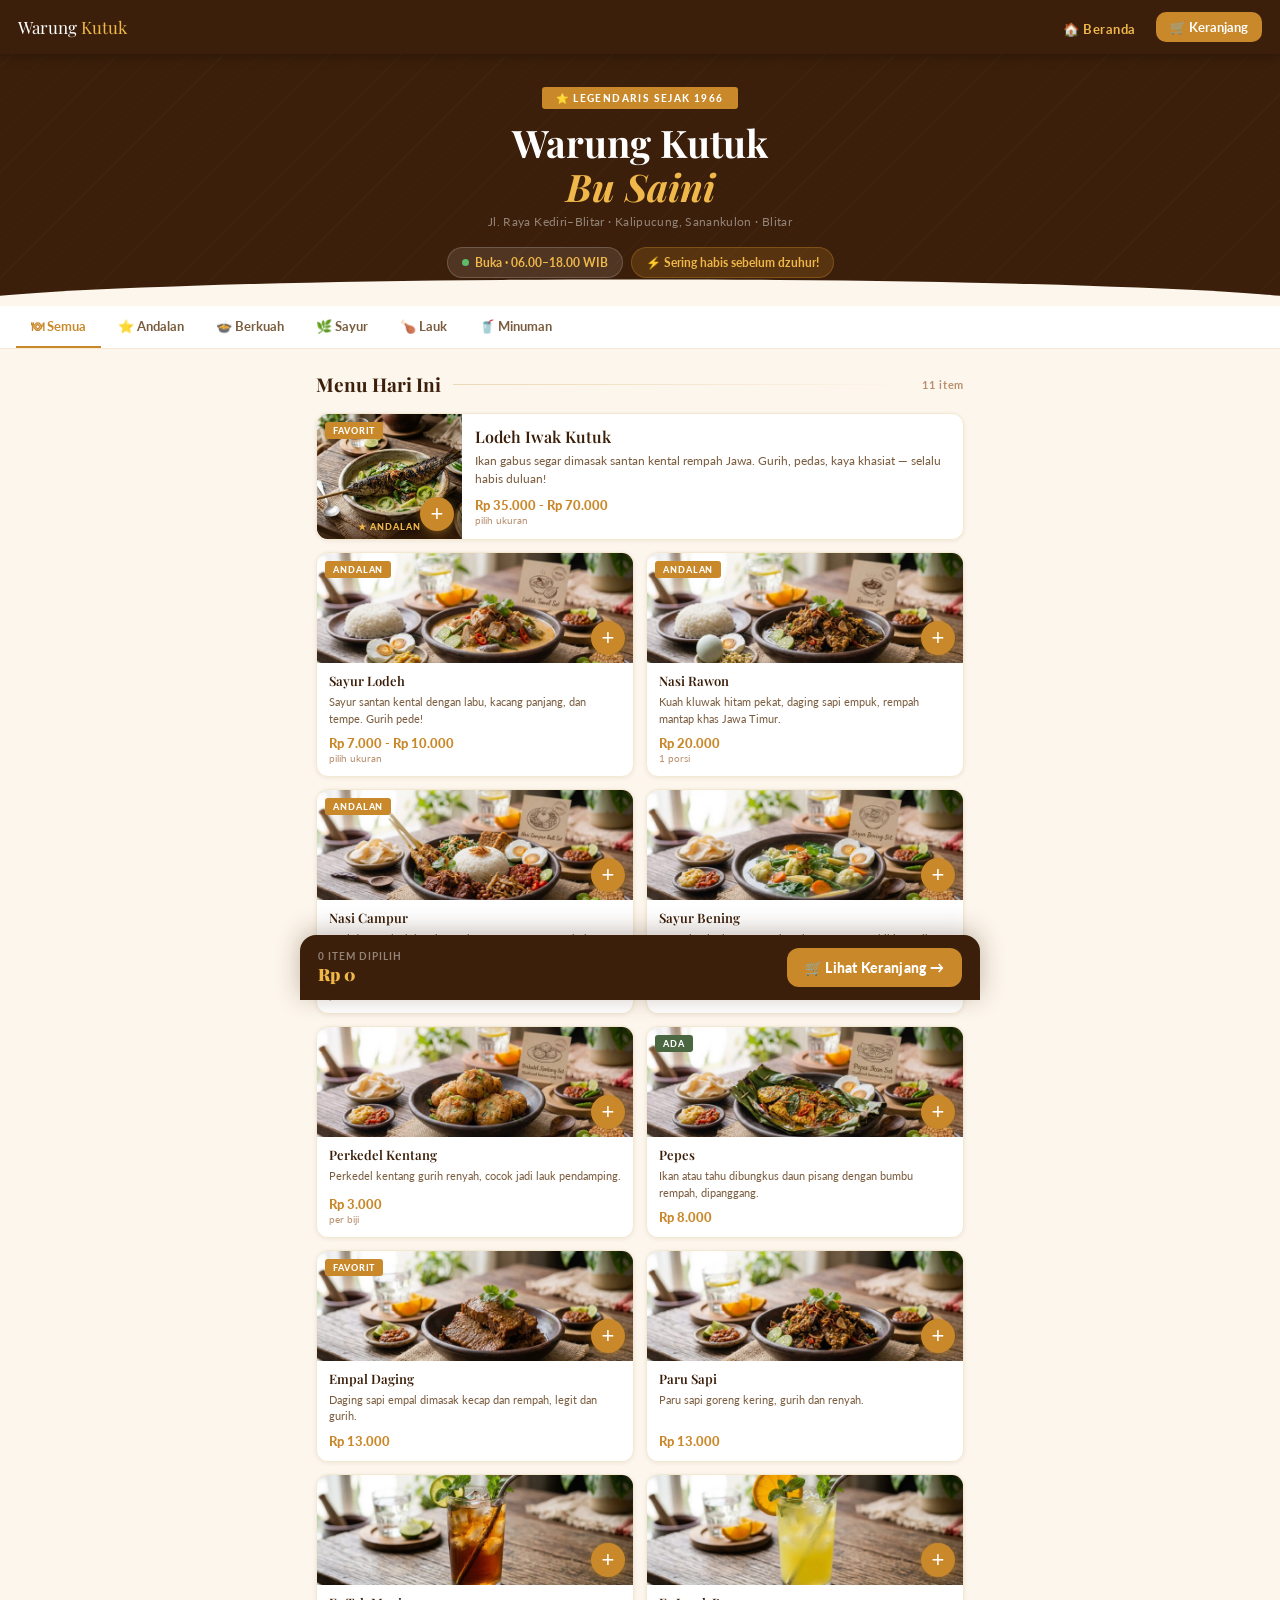
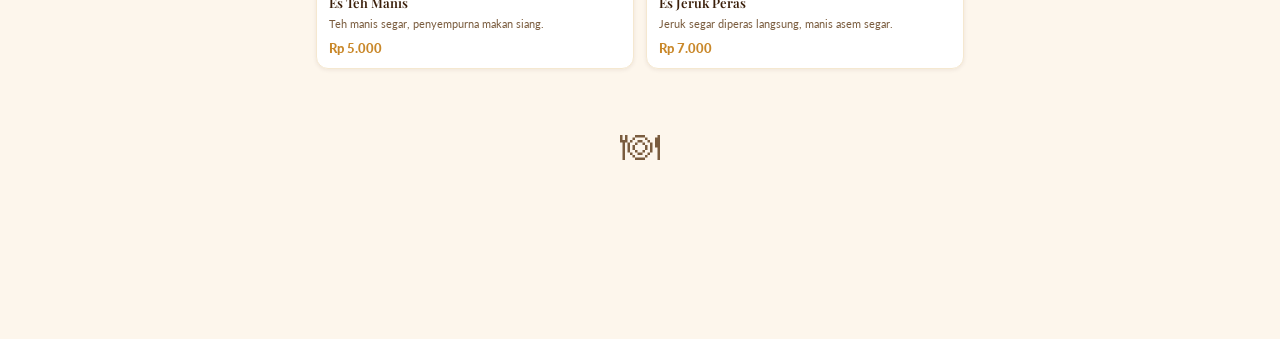
<file: menu+keranjang.html>
<!DOCTYPE html>
<html lang="id">
<head>
  <meta charset="UTF-8" />
  <meta name="viewport" content="width=device-width, initial-scale=1.0" />
  <title>Warung Kutuk Bu Saini</title>
  <link rel="preconnect" href="https://fonts.googleapis.com" />
  <link rel="preconnect" href="https://fonts.gstatic.com" crossorigin />
  <link href="https://fonts.googleapis.com/css2?family=Playfair+Display:ital,wght@0,600;0,700;1,400;1,600&family=Lato:wght@300;400;700;900&display=swap" rel="stylesheet" />
  <style>
    /* ══ TOKENS ══ */
    :root {
      --coklat:       #3B1F0A;
      --coklat-mid:   #6B3A1F;
      --coklat-light: #9B6347;
      --kunyit:       #C9882A;
      --kunyit-light: #F0B84A;
      --kunyit-pale:  #FDE8BB;
      --krem:         #FDF6EC;
      --krem-dark:    #F5E8D0;
      --krem-darker:  #EDD8B4;
      --hijau:        #4A6741;
      --merah:        #C0392B;
      --text:         #2A1508;
      --text-muted:   #7A5C3E;
      --text-light:   #B89070;
      --white:        #FFFFFF;
      --sh-sm: 0 1px 4px rgba(59,31,10,.08);
      --sh-md: 0 4px 16px rgba(59,31,10,.12);
      --sh-lg: 0 8px 32px rgba(59,31,10,.18);
      --r-md: 12px; --r-lg: 16px;
    }

    *, *::before, *::after { box-sizing: border-box; margin: 0; padding: 0; }
    html { scroll-behavior: smooth; }
    body {
      font-family: 'Lato', sans-serif;
      background: var(--krem);
      color: var(--text);
      min-height: 100vh;
      -webkit-font-smoothing: antialiased;
    }

    /* ══ VIEWS ══ */
    .view { display: none; min-height: 100vh; }
    .view.active { display: block; }

    /* ══ NAVBAR ══ */
    .navbar {
      position: sticky; top: 0; z-index: 100;
      background: var(--coklat);
      display: flex; align-items: center; justify-content: space-between;
      padding: 0 18px; height: 54px;
      box-shadow: 0 2px 12px rgba(0,0,0,.28);
    }
    .navbar-brand {
      font-family: 'Playfair Display', serif;
      font-size: 17px; color: var(--white); text-decoration: none;
      cursor: pointer;
    }
    .navbar-brand span { color: var(--kunyit-light); }

    .navbar-links {
      display: flex;
      gap: 6px;
      list-style: none;
      align-items: center;
    }

    .navbar-links a {
      color: rgba(255, 255, 255, .65);
      font-size: 13px;
      font-weight: 700;
      text-decoration: none;
      letter-spacing: .04em;
      padding: 7px 14px;
      border-radius: 6px;
      transition: color .2s, background .2s;
    }

    .navbar-links a:hover {
      color: var(--white);
      background: rgba(255, 255, 255, .08);
    }

    .navbar-links a.active {
      color: var(--kunyit-light);
    }


    /* Cart button */
    .cart-nav-btn {
      position: relative;
      background: var(--kunyit); border: none; border-radius: 10px;
      padding: 7px 14px;
      display: flex; align-items: center; gap: 6px;
      color: white; font-family: 'Lato', sans-serif;
      font-size: 13px; font-weight: 700;
      cursor: pointer;
      transition: background .15s, transform .1s;
    }
    .cart-nav-btn:hover { background: var(--kunyit-light); transform: scale(1.04); }
    .cart-badge {
      position: absolute; top: -7px; right: -7px;
      background: #E53935; color: white;
      font-size: 10px; font-weight: 900;
      width: 19px; height: 19px; border-radius: 50%;
      display: none; align-items: center; justify-content: center;
      border: 2px solid var(--coklat);
    }
    .cart-badge.show { display: flex; }

    /* Back button (cart page) */
    .navbar-back {
      display: flex; align-items: center; gap: 6px;
      color: rgba(255,255,255,.7); font-size: 13px; font-weight: 700;
      background: none; border: none; cursor: pointer;
      transition: color .2s; font-family: 'Lato', sans-serif;
      padding: 0;
    }
    .navbar-back:hover { color: var(--kunyit-light); }
    .navbar-title {
      font-family: 'Playfair Display', serif;
      font-size: 17px; color: var(--white);
    }
    .navbar-title span { color: var(--kunyit-light); }

    /* ══ HERO (menu page) ══ */
    .hero {
      background: var(--coklat);
      padding: 32px 24px 28px;
      text-align: center; position: relative; overflow: hidden;
    }
    .hero::before {
      content: '';
      position: absolute; inset: 0;
      background: repeating-linear-gradient(-45deg,transparent,transparent 24px,rgba(255,255,255,.018) 24px,rgba(255,255,255,.018) 25px);
      pointer-events: none;
    }
    .hero::after {
      content: ''; position: absolute;
      bottom: -1px; left: 0; right: 0; height: 28px;
      background: var(--krem); clip-path: ellipse(55% 100% at 50% 100%);
    }
    .hero-inner { position: relative; z-index: 1; }
    .hero-badge {
      display: inline-flex; align-items: center; gap: 6px;
      background: var(--kunyit); color: white;
      font-size: 10px; font-weight: 900; letter-spacing: .14em;
      text-transform: uppercase; padding: 5px 14px;
      border-radius: 3px; margin-bottom: 12px;
    }
    .hero h1 {
      font-family: 'Playfair Display', serif;
      font-size: clamp(24px, 6vw, 38px);
      color: white; line-height: 1.15; margin-bottom: 6px;
    }
    .hero h1 em { color: var(--kunyit-light); font-style: italic; }
    .hero-tagline { font-size: 12px; color: rgba(255,255,255,.45); letter-spacing: .03em; margin-bottom: 18px; }
    .hero-pills { display: flex; justify-content: center; gap: 8px; flex-wrap: wrap; }
    .pill { display: inline-flex; align-items: center; gap: 6px; border-radius: 99px; padding: 7px 14px; font-size: 12px; font-weight: 700; }
    .pill-jam { background: rgba(255,255,255,.1); border: 1px solid rgba(255,255,255,.18); color: var(--kunyit-light); }
    .pill-warn { background: rgba(201,136,42,.2); border: 1px solid rgba(201,136,42,.35); color: var(--kunyit-light); }
    .jam-dot { width: 7px; height: 7px; background: #5EBB6A; border-radius: 50%; animation: blink 1.8s ease-in-out infinite; }
    @keyframes blink { 0%,100%{opacity:1}50%{opacity:.3} }

    /* ══ FILTER BAR ══ */
    .filter-wrap {
      background: var(--white);
      border-bottom: 1.5px solid var(--krem-dark);
      padding: 0 16px;
      display: flex; gap: 2px; overflow-x: auto; scrollbar-width: none;
      position: sticky; top: 54px; z-index: 50;
    }
    .filter-wrap::-webkit-scrollbar { display: none; }
    .filter-btn {
      flex-shrink: 0; background: none; border: none;
      padding: 12px 15px;
      font-family: 'Lato', sans-serif; font-size: 13px; font-weight: 700;
      color: var(--text-muted); cursor: pointer;
      border-bottom: 2.5px solid transparent;
      transition: all .2s; white-space: nowrap;
    }
    .filter-btn.active { color: var(--kunyit); border-bottom-color: var(--kunyit); }
    .filter-btn:hover:not(.active) { color: var(--coklat); }

    /* ══ MENU SECTION ══ */
    .menu-section { max-width: 680px; margin: 0 auto; padding: 22px 16px 120px; }
    .sec-head { display: flex; align-items: center; gap: 12px; margin-bottom: 16px; }
    .sec-head-title { font-family: 'Playfair Display', serif; font-size: 19px; color: var(--coklat); white-space: nowrap; }
    .sec-head-line { flex: 1; height: 1px; background: linear-gradient(to right, var(--krem-darker), transparent); }
    .sec-head-count { font-size: 11px; color: var(--text-light); font-weight: 700; letter-spacing: .06em; white-space: nowrap; }

    /* ══ MENU GRID ══ */
    .menu-grid { display: grid; grid-template-columns: 1fr 1fr; gap: 12px; }

    .menu-card {
      background: var(--white); border-radius: var(--r-md);
      overflow: hidden; box-shadow: var(--sh-sm);
      border: 1px solid var(--krem-dark);
      transition: transform .22s cubic-bezier(.34,1.36,.64,1), box-shadow .22s;
      display: flex; flex-direction: column;
      animation: fadeUp .4s ease both;
      position: relative;
    }
    .menu-card:hover { transform: translateY(-3px) scale(1.01); box-shadow: var(--sh-lg); }
    @keyframes fadeUp { from{opacity:0;transform:translateY(14px)} to{opacity:1;transform:translateY(0)} }

    .card-img {
      position: relative; height: 110px;
      background: var(--krem-dark); overflow: hidden; flex-shrink: 0;
    }
    .card-emoji { width: 100%; height: 100%; display: flex; align-items: center; justify-content: center; font-size: 38px; }
    .card-tag {
      position: absolute; top: 8px; left: 8px;
      background: var(--kunyit); color: white;
      font-size: 9px; font-weight: 900; letter-spacing: .1em;
      padding: 3px 8px; border-radius: 3px; text-transform: uppercase; z-index: 2;
    }
    .card-tag.hijau { background: var(--hijau); }

    /* ── Add button & qty on card ── */
    .btn-add {
      position: absolute; bottom: 8px; right: 8px; z-index: 3;
      width: 34px; height: 34px;
      background: var(--kunyit); border: none; border-radius: 50%;
      color: white; font-size: 22px; font-weight: 300; line-height: 1;
      display: flex; align-items: center; justify-content: center;
      cursor: pointer;
      box-shadow: 0 2px 10px rgba(201,136,42,.55);
      transition: all .2s cubic-bezier(.34,1.36,.64,1);
    }
    .btn-add:hover { background: var(--coklat); transform: scale(1.18); }
    .btn-add:active { transform: scale(.88); }

    .card-qty {
      position: absolute; bottom: 8px; right: 8px; z-index: 3;
      display: none; align-items: center;
      background: var(--coklat); border-radius: 20px;
      box-shadow: 0 2px 10px rgba(59,31,10,.35);
      overflow: hidden;
    }
    .card-qty.show { display: flex; }
    .cq-btn {
      width: 30px; height: 28px;
      background: none; border: none; color: white;
      font-size: 17px; font-weight: 900;
      cursor: pointer; display: flex; align-items: center; justify-content: center;
      transition: background .15s;
    }
    .cq-btn:hover { background: rgba(255,255,255,.15); }
    .cq-num {
      min-width: 26px; text-align: center;
      color: var(--kunyit-light); font-size: 13px; font-weight: 900;
    }

    .card-body { padding: 10px 12px 12px; flex: 1; display: flex; flex-direction: column; }
    .card-name { font-family: 'Playfair Display', serif; font-size: 13px; font-weight: 600; color: var(--coklat); line-height: 1.3; margin-bottom: 4px; }
    .card-desc {
      font-size: 11px; color: var(--text-muted); line-height: 1.5; flex: 1;
      display: -webkit-box; -webkit-line-clamp: 2; -webkit-box-orient: vertical; overflow: hidden;
      margin-bottom: 8px;
    }
    .card-price { font-size: 13px; font-weight: 900; color: var(--kunyit); }
    .card-price small { font-size: 10px; font-weight: 400; color: var(--text-light); display: block; margin-top: 1px; }

    /* Featured */
    .card-featured { grid-column: 1 / -1; flex-direction: row; }
    .card-featured .card-img { width: 145px; height: auto; min-height: 125px; flex-shrink: 0; }
    .card-featured .card-img::after {
      content: '★ ANDALAN'; position: absolute; bottom: 0; left: 0; right: 0;
      background: linear-gradient(to top, rgba(59,31,10,.75), transparent);
      color: var(--kunyit-light); font-size: 9px; font-weight: 900;
      letter-spacing: .12em; padding: 10px 10px 7px; text-align: center;
    }
    .card-featured .card-name { font-size: 16px; }
    .card-featured .card-desc { -webkit-line-clamp: 3; font-size: 12px; }
    .card-featured .card-body { padding: 13px; }

    .menu-card.hidden { display: none !important; }
    .empty-state { grid-column: 1/-1; text-align: center; padding: 40px 20px; color: var(--text-muted); }
    .empty-state-icon { font-size: 40px; margin-bottom: 10px; }

    /* ══ FLOATING CART BAR ══ */
    .cart-bar {
      position: fixed; bottom: 0; left: 0; right: 0; z-index: 200;
      padding: 0 16px 0;
      pointer-events: none;
      display: flex; justify-content: center;
    }
    .cart-bar-inner {
      max-width: 680px; width: 100%;
      background: var(--coklat);
      border-radius: 16px 16px 0 0;
      padding: 13px 18px;
      display: flex; align-items: center; justify-content: space-between;
      box-shadow: 0 -4px 24px rgba(59,31,10,.3);
      pointer-events: all;
      transform: translateY(100px);
      transition: transform .4s cubic-bezier(.34,1.2,.64,1);
    }
    .cart-bar-inner.show { transform: translateY(0); }
    .cart-bar-left { display: flex; flex-direction: column; gap: 1px; }
    .cart-bar-count { font-size: 10px; color: rgba(255,255,255,.45); font-weight: 700; letter-spacing: .1em; text-transform: uppercase; }
    .cart-bar-total { font-size: 17px; font-weight: 900; color: var(--kunyit-light); font-family: 'Playfair Display', serif; }
    .cart-bar-btn {
      background: var(--kunyit); color: white; border: none; border-radius: 12px;
      padding: 11px 18px; font-family: 'Lato', sans-serif; font-size: 14px; font-weight: 900;
      cursor: pointer; display: flex; align-items: center; gap: 7px;
      transition: background .15s, transform .1s; letter-spacing: .02em;
    }
    .cart-bar-btn:hover { background: var(--kunyit-light); transform: scale(1.03); }

    /* ══ CART PAGE ══ */
    .cart-page-header {
      background: var(--coklat);
      padding: 22px 20px 26px; text-align: center;
      position: relative; overflow: hidden;
    }
    .cart-page-header::before {
      content: ''; position: absolute; inset: 0;
      background: repeating-linear-gradient(-45deg,transparent,transparent 24px,rgba(255,255,255,.018) 24px,rgba(255,255,255,.018) 25px);
    }
    .cart-page-header::after {
      content: ''; position: absolute; bottom: -1px; left: 0; right: 0;
      height: 24px; background: var(--krem); clip-path: ellipse(55% 100% at 50% 100%);
    }
    .cart-page-header-inner { position: relative; z-index: 1; }
    .cart-page-header h1 { font-family: 'Playfair Display', serif; font-size: 24px; color: white; margin-bottom: 3px; }
    .cart-page-header h1 em { color: var(--kunyit-light); font-style: italic; }
    .cart-page-header p { font-size: 11px; color: rgba(255,255,255,.4); letter-spacing: .05em; }

    .cart-content { max-width: 560px; margin: 0 auto; padding: 20px 16px 160px; }

    /* Empty cart */
    .empty-cart-msg { text-align: center; padding: 60px 20px; }
    .empty-cart-msg .ico { font-size: 60px; margin-bottom: 14px; opacity: .55; }
    .empty-cart-msg h2 { font-family: 'Playfair Display', serif; font-size: 22px; color: var(--coklat); margin-bottom: 8px; }
    .empty-cart-msg p { font-size: 13px; color: var(--text-muted); margin-bottom: 22px; }
    .btn-go-menu {
      display: inline-flex; align-items: center; gap: 8px;
      background: var(--coklat); color: white; border: none; border-radius: var(--r-md);
      padding: 12px 24px; font-family: 'Lato', sans-serif; font-size: 14px; font-weight: 700;
      cursor: pointer; transition: background .15s;
    }
    .btn-go-menu:hover { background: var(--kunyit); }

    /* Section label */
    .sec-lbl {
      font-size: 10px; font-weight: 900; letter-spacing: .14em;
      text-transform: uppercase; color: var(--text-light);
      margin: 22px 0 10px;
      display: flex; align-items: center; gap: 10px;
    }
    .sec-lbl::after { content: ''; flex: 1; height: 1px; background: var(--krem-darker); }

    /* Cart items */
    .cart-list { display: flex; flex-direction: column; gap: 10px; }
    .cart-item {
      background: var(--white); border: 1px solid var(--krem-dark);
      border-radius: var(--r-md); padding: 13px 15px;
      display: flex; align-items: center; gap: 12px;
      box-shadow: var(--sh-sm);
      animation: slideIn .3s ease both;
    }
    @keyframes slideIn { from{opacity:0;transform:translateX(-14px)} to{opacity:1;transform:translateX(0)} }
    .ci-emoji {
      width: 50px; height: 50px; background: var(--krem-dark);
      border-radius: 12px; display: flex; align-items: center; justify-content: center;
      font-size: 26px; flex-shrink: 0;
    }
    .ci-info { flex: 1; min-width: 0; }
    .ci-name { font-family: 'Playfair Display', serif; font-size: 14px; font-weight: 600; color: var(--coklat); margin-bottom: 2px; overflow: hidden; text-overflow: ellipsis; white-space: nowrap; }
    .ci-unit { font-size: 11px; color: var(--text-light); }
    .ci-right { display: flex; flex-direction: column; align-items: flex-end; gap: 7px; flex-shrink: 0; }
    .ci-subtotal { font-size: 14px; font-weight: 900; color: var(--kunyit); }
    .ci-qty-row { display: flex; align-items: center; }
    .ci-qbtn {
      width: 28px; height: 28px; background: var(--krem-dark); border: none;
      border-radius: 8px; font-size: 15px; font-weight: 900; color: var(--coklat);
      cursor: pointer; display: flex; align-items: center; justify-content: center;
      transition: all .15s;
    }
    .ci-qbtn:hover { background: var(--krem-darker); }
    .ci-qbtn.minus:hover { background: #FECDD3; color: var(--merah); }
    .ci-qval { min-width: 30px; text-align: center; font-size: 14px; font-weight: 900; color: var(--coklat); }
    .ci-del { background: none; border: none; color: var(--text-light); font-size: 11px; font-weight: 700; cursor: pointer; text-transform: uppercase; letter-spacing: .05em; transition: color .15s; }
    .ci-del:hover { color: var(--merah); }

    /* Order type */
    .otype-row { display: flex; gap: 10px; }
    .otype-btn {
      flex: 1; background: var(--white);
      border: 1.5px solid var(--krem-dark); border-radius: var(--r-md);
      padding: 13px 10px; text-align: center; cursor: pointer; transition: all .2s;
    }
    .otype-btn.active { border-color: var(--kunyit); background: var(--kunyit-pale); }
    .otype-icon { font-size: 22px; margin-bottom: 5px; }
    .otype-label { font-size: 13px; font-weight: 700; color: var(--coklat); }
    .otype-desc { font-size: 11px; color: var(--text-muted); margin-top: 2px; }

    /* Note */
    .note-box { background: var(--white); border: 1px solid var(--krem-dark); border-radius: var(--r-md); overflow: hidden; box-shadow: var(--sh-sm); }
    .note-box textarea { width: 100%; border: none; outline: none; resize: none; padding: 13px 15px; font-family: 'Lato', sans-serif; font-size: 13px; color: var(--text); background: transparent; line-height: 1.6; min-height: 75px; }
    .note-box textarea::placeholder { color: var(--text-light); }

    /* Summary */
    .summary-card { background: var(--white); border: 1px solid var(--krem-dark); border-radius: var(--r-md); overflow: hidden; box-shadow: var(--sh-sm); }
    .sum-row { display: flex; justify-content: space-between; align-items: center; padding: 12px 15px; border-bottom: 1px solid var(--krem-dark); font-size: 13px; }
    .sum-row:last-child { border-bottom: none; }
    .sum-row .lbl { color: var(--text-muted); }
    .sum-row .val { font-weight: 700; color: var(--text); }
    .sum-row.total { background: var(--coklat); padding: 15px; }
    .sum-row.total .lbl { font-family: 'Playfair Display', serif; font-size: 15px; color: rgba(255,255,255,.65); font-weight: 600; }
    .sum-row.total .val { font-family: 'Playfair Display', serif; font-size: 21px; color: var(--kunyit-light); }

    /* Add more */
    .btn-add-more {
      display: flex; align-items: center; justify-content: center; gap: 8px;
      width: 100%; padding: 12px; background: transparent;
      border: 1.5px dashed var(--krem-darker); border-radius: var(--r-md);
      font-family: 'Lato', sans-serif; font-size: 13px; font-weight: 700;
      color: var(--text-muted); cursor: pointer; margin-top: 10px;
      transition: all .2s;
    }
    .btn-add-more:hover { background: var(--krem-dark); border-color: var(--kunyit); color: var(--kunyit); }

    /* Bottom WA CTA */
    .bottom-cta {
      position: fixed; bottom: 0; left: 0; right: 0; z-index: 200;
    }
    .bottom-cta-inner {
      max-width: 560px; margin: 0 auto;
      background: var(--white); border-top: 1.5px solid var(--krem-dark);
      padding: 14px 18px 24px;
      box-shadow: 0 -4px 24px rgba(59,31,10,.12);
    }
    .btn-wa {
      display: flex; align-items: center; justify-content: center; gap: 10px;
      width: 100%; background: #25D366; color: white;
      font-family: 'Lato', sans-serif; font-size: 15px; font-weight: 900;
      border: none; border-radius: var(--r-md); padding: 16px 20px;
      cursor: pointer; transition: all .2s;
      box-shadow: 0 4px 16px rgba(37,211,102,.35); letter-spacing: .02em;
    }
    .btn-wa:hover { background: #1db954; transform: translateY(-2px); }
    .btn-wa:active { transform: scale(.98); }
    .btn-wa-note { text-align: center; font-size: 11px; color: var(--text-light); margin-top: 7px; }

    /* Toast */
    .toast {
      position: fixed; bottom: 100px; left: 50%;
      transform: translateX(-50%) translateY(30px);
      background: var(--hijau); color: white;
      font-size: 13px; font-weight: 700;
      padding: 10px 18px; border-radius: 99px;
      box-shadow: var(--sh-lg); z-index: 9999;
      transition: transform .3s cubic-bezier(.34,1.36,.64,1), opacity .3s;
      white-space: nowrap; pointer-events: none; opacity: 0;
    }
    .toast.show { transform: translateX(-50%) translateY(0); opacity: 1; }

    /* Size Modal */
    .size-modal { position: fixed; inset: 0; z-index: 9999; display: none; align-items: center; justify-content: center; }
    .size-modal.show { display: flex; }
    .size-modal-overlay { position: absolute; inset: 0; background: rgba(0,0,0,.55); }
    .size-modal-content {
      position: relative; background: var(--white); border-radius: 16px;
      width: 90%; max-width: 340px; padding: 24px 20px;
      box-shadow: var(--sh-lg); animation: modalPop .25s ease;
    }
    @keyframes modalPop { from{opacity:0;transform:scale(.9)} to{opacity:1;transform:scale(1)} }
    .size-modal-header { font-size: 11px; font-weight: 900; letter-spacing: .14em; text-transform: uppercase; color: var(--kunyit); margin-bottom: 6px; }
    .size-modal-title { font-family: 'Playfair Display', serif; font-size: 18px; color: var(--coklat); margin-bottom: 18px; }
    .size-options { display: flex; flex-direction: column; gap: 10px; margin-bottom: 20px; }
    .size-option {
      display: flex; align-items: center; justify-content: space-between;
      padding: 12px 15px; border: 1.5px solid var(--krem-dark);
      border-radius: 10px; cursor: pointer; transition: all .2s;
    }
    .size-option:hover { border-color: var(--kunyit); background: var(--kunyit-pale); }
    .size-option.selected { border-color: var(--kunyit); background: var(--kunyit-pale); }
    .size-option-left { display: flex; flex-direction: column; }
    .size-option-label { font-size: 14px; font-weight: 700; color: var(--coklat); }
    .size-option-desc { font-size: 11px; color: var(--text-muted); }
    .size-option-price { font-size: 15px; font-weight: 900; color: var(--kunyit); }
    .size-modal-close { width: 100%; padding: 12px; background: var(--krem-dark); border: none; border-radius: 10px; font-family: 'Lato', sans-serif; font-size: 13px; font-weight: 700; color: var(--text-muted); cursor: pointer; transition: background .15s; }
    .size-modal-close:hover { background: var(--krem-darker); }

    /* Responsive */
    @media (max-width: 400px) {
      .menu-grid { grid-template-columns: 1fr; }
      .card-featured { flex-direction: column; }
      .card-featured .card-img { width: 100%; height: 155px; }
      .otype-row { flex-direction: column; }
    }
  </style>
</head>
<body>

<!-- ════════════════════════════════════
     VIEW: MENU
════════════════════════════════════ -->
<div class="view active" id="viewMenu">

  <!-- Navbar -->
  <nav class="navbar">
    <span class="navbar-brand" onclick="goMenu()">Warung <span>Kutuk</span></span>
    <ul class="navbar-links">
      <li><a href="index.html" class="active">🏠 Beranda</a></li>
      <button class="cart-nav-btn" onclick="goCart()">
        🛒 Keranjang
        <span class="cart-badge" id="cartBadge">0</span>
      </button>
    </ul>
  </nav>

  <!-- Hero -->
  <section class="hero">
    <div class="hero-inner">
      <div class="hero-badge">⭐ Legendaris Sejak 1966</div>
      <h1>Warung Kutuk<br><em>Bu Saini</em></h1>
      <p class="hero-tagline">Jl. Raya Kediri–Blitar · Kalipucung, Sanankulon · Blitar</p>
      <div class="hero-pills">
        <div class="pill pill-jam"><div class="jam-dot"></div> Buka · 06.00–18.00 WIB</div>
        <div class="pill pill-warn">⚡ Sering habis sebelum dzuhur!</div>
      </div>
    </div>
  </section>

  <!-- Filter -->
  <div class="filter-wrap">
    <button class="filter-btn active" onclick="filterMenu('semua',this)">🍽 Semua</button>
    <button class="filter-btn" onclick="filterMenu('andalan',this)">⭐ Andalan</button>
    <button class="filter-btn" onclick="filterMenu('kuah',this)">🍲 Berkuah</button>
    <button class="filter-btn" onclick="filterMenu('sayur',this)">🌿 Sayur</button>
    <button class="filter-btn" onclick="filterMenu('lauk',this)">🍗 Lauk</button>
    <button class="filter-btn" onclick="filterMenu('minuman',this)">🥤 Minuman</button>
  </div>

  <!-- Menu -->
  <section class="menu-section">
    <div class="sec-head">
      <h2 class="sec-head-title">Menu Hari Ini</h2>
      <div class="sec-head-line"></div>
      <span class="sec-head-count" id="menuCount">11 item</span>
    </div>
    <div class="menu-grid" id="menuGrid">

      <article class="menu-card card-featured" data-cat="andalan kuah"
        data-id="iwak" data-name="Lodeh Iwak Kutuk" data-emoji="🐟" data-sizes="35000,40000,45000,50000,60000,70000" data-sizelabels="Ekstra Small,Small,Medium,Large,Extra Large,Super">
        <div class="card-img">
          <img src="img/Gemini_Generated_Image_dqblqzdqblqzdqbl.webp" alt="Lodeh Iwak Kutuk" loading="lazy"
            style="position:absolute;inset:0;width:100%;height:100%;object-fit:cover">
          <div class="card-tag">Favorit</div>
          <button class="btn-add" onclick="showSizeModal(this)">+</button>
          <div class="card-qty">
            <button class="cq-btn" onclick="cardQty(this,-1)">−</button>
            <span class="cq-num">1</span>
            <button class="cq-btn" onclick="cardQty(this,1)">+</button>
          </div>
        </div>
        <div class="card-body">
          <div class="card-name">Lodeh Iwak Kutuk</div>
          <div class="card-desc">Ikan gabus segar dimasak santan kental rempah Jawa. Gurih, pedas, kaya khasiat — selalu habis duluan!</div>
          <div class="card-price">Rp 35.000 - Rp 70.000 <small>pilih ukuran</small></div>
        </div>
      </article>

      <article class="menu-card" data-cat="andalan kuah"
        data-id="lodeh" data-name="Sayur Lodeh" data-emoji="🥘" data-sizes="7000,8000,9000,10000" data-sizelabels="Pintu,Setengah,Pas,Tanggung">
        <div class="card-img">
          <img src="img/Gemini_Generated_Image_q9uv4aq9uv4aq9uv.webp" alt="Sayur Lodeh" loading="lazy"
            style="position:absolute;inset:0;width:100%;height:100%;object-fit:cover">
          <div class="card-tag">Andalan</div>
          <button class="btn-add" onclick="showSizeModal(this)">+</button>
          <div class="card-qty">
            <button class="cq-btn" onclick="cardQty(this,-1)">−</button>
            <span class="cq-num">1</span>
            <button class="cq-btn" onclick="cardQty(this,1)">+</button>
          </div>
        </div>
        <div class="card-body">
          <div class="card-name">Sayur Lodeh</div>
          <div class="card-desc">Sayur santan kental dengan labu, kacang panjang, dan tempe. Gurih pede!</div>
          <div class="card-price">Rp 7.000 - Rp 10.000 <small>pilih ukuran</small></div>
        </div>
      </article>

      <article class="menu-card" data-cat="andalan"
        data-id="rawon" data-name="Nasi Rawon" data-price="20000" data-emoji="🍲">
        <div class="card-img">
          <img src="img/Gemini_Generated_Image_7va6pn7va6pn7va6.webp" alt="Nasi Rawon" loading="lazy"
            style="position:absolute;inset:0;width:100%;height:100%;object-fit:cover">
          <div class="card-tag">Andalan</div>
          <button class="btn-add" onclick="addToCart(this)">+</button>
          <div class="card-qty">
            <button class="cq-btn" onclick="cardQty(this,-1)">−</button>
            <span class="cq-num">1</span>
            <button class="cq-btn" onclick="cardQty(this,1)">+</button>
          </div>
        </div>
        <div class="card-body">
          <div class="card-name">Nasi Rawon</div>
          <div class="card-desc">Kuah kluwak hitam pekat, daging sapi empuk, rempah mantap khas Jawa Timur.</div>
          <div class="card-price">Rp 20.000 <small>1 porsi</small></div>
        </div>
      </article>

      <article class="menu-card" data-cat="andalan"
        data-id="campur" data-name="Nasi Campur" data-emoji="🍱" data-sizes="18000,22000" data-sizelabels="Pintu,Tanggung">
        <div class="card-img">
          <img src="img/Gemini_Generated_Image_juyya7juyya7juyy.webp" alt="Nasi Campur" loading="lazy"
            style="position:absolute;inset:0;width:100%;height:100%;object-fit:cover">
          <div class="card-tag">Andalan</div>
          <button class="btn-add" onclick="showSizeModal(this)">+</button>
          <div class="card-qty">
            <button class="cq-btn" onclick="cardQty(this,-1)">−</button>
            <span class="cq-num">1</span>
            <button class="cq-btn" onclick="cardQty(this,1)">+</button>
          </div>
        </div>
        <div class="card-body">
          <div class="card-name">Nasi Campur</div>
          <div class="card-desc">Nasi dengan lauk lengkap: tahu, tempe, ayam, sambel goreng kentang.</div>
          <div class="card-price">Rp 18.000 - Rp 22.000 <small>pilih ukuran</small></div>
        </div>
      </article>

      <article class="menu-card" data-cat="sayur"
        data-id="bening" data-name="Sayur Bening" data-price="5000" data-emoji="🥬">
        <div class="card-img">
          <img src="img/Gemini_Generated_Image_pmkq69pmkq69pmkq.webp" alt="Sayur Bening" loading="lazy"
            style="position:absolute;inset:0;width:100%;height:100%;object-fit:cover">
          <button class="btn-add" onclick="addToCart(this)">+</button>
          <div class="card-qty">
            <button class="cq-btn" onclick="cardQty(this,-1)">−</button>
            <span class="cq-num">1</span>
            <button class="cq-btn" onclick="cardQty(this,1)">+</button>
          </div>
        </div>
        <div class="card-body">
          <div class="card-name">Sayur Bening</div>
          <div class="card-desc">Sayur beningbayam atau kangkung, segarnya bikin nagih.</div>
          <div class="card-price">Rp 5.000</div>
        </div>
      </article>

      <article class="menu-card" data-cat="lauk"
        data-id="perkedel" data-name="Perkedel Kentang" data-price="3000" data-emoji="🥔">
        <div class="card-img">
          <img src="img/Gemini_Generated_Image_en8iljen8iljen8i.webp" alt="Perkedel Kentang" loading="lazy"
            style="position:absolute;inset:0;width:100%;height:100%;object-fit:cover">
          <button class="btn-add" onclick="addToCart(this)">+</button>
          <div class="card-qty">
            <button class="cq-btn" onclick="cardQty(this,-1)">−</button>
            <span class="cq-num">1</span>
            <button class="cq-btn" onclick="cardQty(this,1)">+</button>
          </div>
        </div>
        <div class="card-body">
          <div class="card-name">Perkedel Kentang</div>
          <div class="card-desc">Perkedel kentang gurih renyah, cocok jadi lauk pendamping.</div>
          <div class="card-price">Rp 3.000 <small>per biji</small></div>
        </div>
      </article>

      <article class="menu-card" data-cat="lauk"
        data-id="pepes" data-name="Pepes" data-price="8000" data-emoji="🫕">
        <div class="card-img">
          <img src="img/Gemini_Generated_Image_9d0iwp9d0iwp9d0i.webp" alt="Pepes" loading="lazy"
            style="position:absolute;inset:0;width:100%;height:100%;object-fit:cover">
          <div class="card-tag hijau">Ada</div>
          <button class="btn-add" onclick="addToCart(this)">+</button>
          <div class="card-qty">
            <button class="cq-btn" onclick="cardQty(this,-1)">−</button>
            <span class="cq-num">1</span>
            <button class="cq-btn" onclick="cardQty(this,1)">+</button>
          </div>
        </div>
        <div class="card-body">
          <div class="card-name">Pepes</div>
          <div class="card-desc">Ikan atau tahu dibungkus daun pisang dengan bumbu rempah, dipanggang.</div>
          <div class="card-price">Rp 8.000</div>
        </div>
      </article>

      <article class="menu-card" data-cat="lauk"
        data-id="empal" data-name="Empal Daging" data-price="13000" data-emoji="🥩">
        <div class="card-img">
          <img src="img/Gemini_Generated_Image_ue6bc1ue6bc1ue6b.webp" alt="Empal Daging" loading="lazy"
            style="position:absolute;inset:0;width:100%;height:100%;object-fit:cover">
          <div class="card-tag">Favorit</div>
          <button class="btn-add" onclick="addToCart(this)">+</button>
          <div class="card-qty">
            <button class="cq-btn" onclick="cardQty(this,-1)">−</button>
            <span class="cq-num">1</span>
            <button class="cq-btn" onclick="cardQty(this,1)">+</button>
          </div>
        </div>
        <div class="card-body">
          <div class="card-name">Empal Daging</div>
          <div class="card-desc">Daging sapi empal dimasak kecap dan rempah, legit dan gurih.</div>
          <div class="card-price">Rp 13.000</div>
        </div>
      </article>

      <article class="menu-card" data-cat="lauk"
        data-id="paru" data-name="Paru Sapi" data-price="13000" data-emoji="🫁">
        <div class="card-img">
          <img src="img/Gemini_Generated_Image_wcvbmowcvbmowcvb.webp" alt="Paru Sapi" loading="lazy"
            style="position:absolute;inset:0;width:100%;height:100%;object-fit:cover">
          <button class="btn-add" onclick="addToCart(this)">+</button>
          <div class="card-qty">
            <button class="cq-btn" onclick="cardQty(this,-1)">−</button>
            <span class="cq-num">1</span>
            <button class="cq-btn" onclick="cardQty(this,1)">+</button>
          </div>
        </div>
        <div class="card-body">
          <div class="card-name">Paru Sapi</div>
          <div class="card-desc">Paru sapi goreng kering, gurih dan renyah.</div>
          <div class="card-price">Rp 13.000</div>
        </div>
      </article>

      <article class="menu-card" data-cat="minuman"
        data-id="esteh" data-name="Es Teh Manis" data-price="5000" data-emoji="🧊">
        <div class="card-img">
          <img src="img/Gemini_Generated_Image_26uxeu26uxeu26ux.webp" alt="Es Teh Manis" loading="lazy"
            style="position:absolute;inset:0;width:100%;height:100%;object-fit:cover">
          <button class="btn-add" onclick="addToCart(this)">+</button>
          <div class="card-qty">
            <button class="cq-btn" onclick="cardQty(this,-1)">−</button>
            <span class="cq-num">1</span>
            <button class="cq-btn" onclick="cardQty(this,1)">+</button>
          </div>
        </div>
        <div class="card-body">
          <div class="card-name">Es Teh Manis</div>
          <div class="card-desc">Teh manis segar, penyempurna makan siang.</div>
          <div class="card-price">Rp 5.000</div>
        </div>
      </article>

      <article class="menu-card" data-cat="minuman"
        data-id="esjeruk" data-name="Es Jeruk Peras" data-price="7000" data-emoji="🍊">
        <div class="card-img">
          <img src="img/Gemini_Generated_Image_itka8jitka8jitka.webp" alt="Es Jeruk Peras" loading="lazy"
            style="position:absolute;inset:0;width:100%;height:100%;object-fit:cover">
          <button class="btn-add" onclick="addToCart(this)">+</button>
          <div class="card-qty">
            <button class="cq-btn" onclick="cardQty(this,-1)">−</button>
            <span class="cq-num">1</span>
            <button class="cq-btn" onclick="cardQty(this,1)">+</button>
          </div>
        </div>
        <div class="card-body">
          <div class="card-name">Es Jeruk Peras</div>
          <div class="card-desc">Jeruk segar diperas langsung, manis asem segar.</div>
          <div class="card-price">Rp 7.000</div>
        </div>
      </article>

      <div class="empty-state hidden" id="emptyState">
        <div class="empty-state-icon">🍽</div>
      </div>
    </div>
  </section>

  <!-- Floating cart bar -->
  <div class="cart-bar">
    <div class="cart-bar-inner" id="cartBar">
      <div class="cart-bar-left">
        <div class="cart-bar-count" id="cartBarCount">0 item</div>
        <div class="cart-bar-total" id="cartBarTotal">Rp 0</div>
      </div>
      <button class="cart-bar-btn" onclick="goCart()">🛒 Lihat Keranjang →</button>
    </div>
  </div>
</div><!-- /viewMenu -->


<!-- ════════════════════════════════════
     VIEW: KERANJANG
════════════════════════════════════ -->
<div class="view" id="viewCart">

  <!-- Navbar -->
  <nav class="navbar">
    <button class="navbar-back" onclick="goMenu()">← Kembali</button>
    <div class="navbar-title">🛒 <span>Keranjang</span></div>
    <div style="width:80px"></div>
  </nav>

  <!-- Header -->
  <div class="cart-page-header">
    <div class="cart-page-header-inner">
      <h1>Pesanan <em>Anda</em></h1>
      <p>Warung Kutuk Bu Saini · Blitar</p>
    </div>
  </div>

  <!-- Content -->
  <div class="cart-content" id="cartContent"></div>

  <!-- WA Button (only shown when cart has items) -->
  <div class="bottom-cta" id="bottomCta" style="display:none">
    <div class="bottom-cta-inner">
      <button class="btn-wa" onclick="sendToWA()">
        <svg width="22" height="22" viewBox="0 0 24 24" fill="white"><path d="M17.472 14.382c-.297-.149-1.758-.867-2.03-.967-.273-.099-.471-.148-.67.15-.197.297-.767.966-.94 1.164-.173.199-.347.223-.644.075-.297-.15-1.255-.463-2.39-1.475-.883-.788-1.48-1.761-1.653-2.059-.173-.297-.018-.458.13-.606.134-.133.298-.347.446-.52.149-.174.198-.298.298-.497.099-.198.05-.371-.025-.52-.075-.149-.669-1.612-.916-2.207-.242-.579-.487-.5-.669-.51-.173-.008-.371-.01-.57-.01-.198 0-.52.074-.792.372-.272.297-1.04 1.016-1.04 2.479 0 1.462 1.065 2.875 1.213 3.074.149.198 2.096 3.2 5.077 4.487.709.306 1.262.489 1.694.625.712.227 1.36.195 1.871.118.571-.085 1.758-.719 2.006-1.413.248-.694.248-1.289.173-1.413-.074-.124-.272-.198-.57-.347m-5.421 7.403h-.004a9.87 9.87 0 01-5.031-1.378l-.361-.214-3.741.982.998-3.648-.235-.374a9.86 9.86 0 01-1.51-5.26c.001-5.45 4.436-9.884 9.888-9.884 2.64 0 5.122 1.03 6.988 2.898a9.825 9.825 0 012.893 6.994c-.003 5.45-4.437 9.884-9.885 9.884m8.413-18.297A11.815 11.815 0 0012.05 0C5.495 0 .16 5.335.157 11.892c0 2.096.547 4.142 1.588 5.945L.057 24l6.305-1.654a11.882 11.882 0 005.683 1.448h.005c6.554 0 11.89-5.335 11.893-11.893a11.821 11.821 0 00-3.48-8.413z"/></svg>
        Kirim Pesanan via WhatsApp
      </button>
      <p class="btn-wa-note">Pesanan dikirim ke WhatsApp Bu Saini untuk konfirmasi</p>
    </div>
  </div>
</div><!-- /viewCart -->

<!-- Size Modal -->
<div class="size-modal" id="sizeModal">
  <div class="size-modal-overlay" onclick="closeSizeModal()"></div>
  <div class="size-modal-content">
    <div class="size-modal-header">🐟 Pilih Ukuran</div>
    <div class="size-modal-title">Lodeh Iwak Kutuk</div>
    <div class="size-options" id="sizeOptions"></div>
    <button class="size-modal-close" onclick="closeSizeModal()">Batal</button>
  </div>
</div>

<!-- Toast -->
<div class="toast" id="toast"></div>

<script>
/* ══════════════════════════════════════
    STATE
 ══════════════════════════════════════ */
let cart = [];
let orderType = 'makan di tempat';

/* ══════════════════════════════════════
   NAVIGATION
══════════════════════════════════════ */
function goMenu() {
  document.getElementById('viewMenu').classList.add('active');
  document.getElementById('viewCart').classList.remove('active');
  window.scrollTo(0, 0);
  restoreCardState();
}

function goCart() {
  document.getElementById('viewCart').classList.add('active');
  document.getElementById('viewMenu').classList.remove('active');
  window.scrollTo(0, 0);
  renderCartPage();
}

/* ══════════════════════════════════════
   CART HELPERS
══════════════════════════════════════ */
function getItem(id) { return cart.find(i => i.id === id); }

function fmtRp(n) { return 'Rp ' + n.toLocaleString('id-ID'); }

function updateGlobalUI() {
  const count = cart.reduce((s, i) => s + i.qty, 0);
  const total = cart.reduce((s, i) => s + i.price * i.qty, 0);
  // badge
  const badge = document.getElementById('cartBadge');
  badge.textContent = count;
  badge.classList.toggle('show', count > 0);
  // floating bar
  const bar = document.getElementById('cartBar');
  document.getElementById('cartBarCount').textContent = count + ' item dipilih';
  document.getElementById('cartBarTotal').textContent = fmtRp(total);
  bar.classList.toggle('show', count > 0);
}

/* ══════════════════════════════════════
    SIZE MODAL
 ══════════════════════════════════════ */
let selectedSizeCard = null;

function showSizeModal(btn) {
  selectedSizeCard = btn.closest('.menu-card');
  const sizesStr = selectedSizeCard.getAttribute('data-sizes');
  const labelsStr = selectedSizeCard.getAttribute('data-sizelabels');
  const name = selectedSizeCard.getAttribute('data-name');

  if (!sizesStr || !labelsStr) {
    showToast('Pilih ukuran tidak tersedia');
    return;
  }

  const sizes = sizesStr.split(',');
  const labels = labelsStr.split(',');

  const modal = document.getElementById('sizeModal');
  const optionsContainer = document.getElementById('sizeOptions');
  const titleEl = modal.querySelector('.size-modal-title');

  titleEl.textContent = name;

  optionsContainer.innerHTML = sizes.map((price, i) => `
    <div class="size-option" data-price="${price}" data-label="${labels[i]}" onclick="selectSize(this)">
      <div class="size-option-left">
        <div class="size-option-label">${labels[i]}</div>
        <div class="size-option-desc">Porsi ${labels[i].toLowerCase()}</div>
      </div>
      <div class="size-option-price">${fmtRp(parseInt(price))}</div>
    </div>
  `).join('');

  modal.classList.add('show');
}

function closeSizeModal() {
  document.getElementById('sizeModal').classList.remove('show');
  selectedSizeCard = null;
}

function selectSize(el) {
  const price = el.dataset.price;
  const label = el.dataset.label;
  document.querySelectorAll('.size-option').forEach(o => o.classList.remove('selected'));
  el.classList.add('selected');

  setTimeout(() => {
    if (!selectedSizeCard) return;
    const card = selectedSizeCard;
    closeSizeModal();
    window.addToCartSize(card, parseInt(price), label);
  }, 200);
}

/* ══════════════════════════════════════
    ADD TO CART (global)
 ══════════════════════════════════════ */
window.addToCartSize = function(card, forcedPrice, forcedLabel) {
  const id    = card.getAttribute('data-id');
  const name  = card.getAttribute('data-name');
  const emoji = card.getAttribute('data-emoji');
  const price = forcedPrice;
  const unitLabel = forcedLabel;

  const addBtn = card.querySelector('.btn-add');
  const qtyEl  = card.querySelector('.card-qty');
  const numEl  = card.querySelector('.cq-num');

  const uniqueId = id + '-' + price;
  let item = getItem(uniqueId);
  if (!item) { cart.push({ id: uniqueId, name, price, emoji, qty: 1, unitLabel, baseId: id }); item = getItem(uniqueId); }
  else item.qty++;

  const allItemsForThisBase = cart.filter(i => i.baseId === id);
  const totalQty = allItemsForThisBase.reduce((sum, i) => sum + i.qty, 0);

  numEl.textContent = totalQty;
  addBtn.style.display = 'none';
  qtyEl.classList.add('show');
  updateGlobalUI();
  showToast('✓ ' + name + ' (' + unitLabel + ') ditambahkan!');
};

window.addToCart = function(btn) {
  const card = btn.closest('.menu-card');
  const id = card.getAttribute('data-id');
  const name = card.getAttribute('data-name');
  const emoji = card.getAttribute('data-emoji');
  const price = parseInt(card.getAttribute('data-price'));

  if (!id || !name || isNaN(price)) {
    showToast('Gagal menambahkan menu');
    return;
  }

  const addBtn = card.querySelector('.btn-add');
  const qtyEl = card.querySelector('.card-qty');
  const numEl = card.querySelector('.cq-num');

  let item = getItem(id);
  if (!item) { cart.push({ id, name, price, emoji, qty: 1, unitLabel: 'porsi' }); item = getItem(id); }
  else item.qty++;

  numEl.textContent = item.qty;
  addBtn.style.display = 'none';
  qtyEl.classList.add('show');
  updateGlobalUI();
  showToast('✓ ' + name + ' ditambahkan!');
}

function cardQty(btn, delta) {
  const card = btn.closest('.menu-card');
  const id   = card.getAttribute('data-id');
  const sizes = card.getAttribute('data-sizes');
  const addBtn = card.querySelector('.btn-add');
  const qtyEl  = card.querySelector('.card-qty');
  const numEl  = card.querySelector('.cq-num');

  if (sizes && sizes.length > 0 && delta > 0) {
    showSizeModal(btn);
    return;
  }

  if (sizes && sizes.length > 0) {
    const allItems = cart.filter(i => i.baseId === id);
    if (allItems.length === 0) return;

    if (delta < 0) {
      const lastItem = allItems[allItems.length - 1];
      lastItem.qty += delta;
      if (lastItem.qty <= 0) {
        cart = cart.filter(i => i.id !== lastItem.id);
      }
    }

    const remainingItems = cart.filter(i => i.baseId === id);
    const totalQty = remainingItems.reduce((sum, i) => sum + i.qty, 0);

    if (totalQty <= 0) {
      addBtn.style.display = 'flex';
      qtyEl.classList.remove('show');
    } else {
      numEl.textContent = totalQty;
    }
  } else {
    let item = getItem(id);
    if (!item) return;
    item.qty += delta;

    if (item.qty <= 0) {
      cart = cart.filter(i => i.id !== id);
      addBtn.style.display = 'flex';
      qtyEl.classList.remove('show');
    } else {
      numEl.textContent = item.qty;
    }
  }
  updateGlobalUI();
}

function restoreCardState() {
  document.querySelectorAll('.menu-card').forEach(card => {
    const id    = card.getAttribute('data-id');
    const sizes = card.getAttribute('data-sizes');
    const addBtn = card.querySelector('.btn-add');
    const qtyEl  = card.querySelector('.card-qty');
    const numEl  = card.querySelector('.cq-num');

    let qty = 0;
    if (sizes && sizes.length > 0) {
      const items = cart.filter(i => i.baseId === id);
      qty = items.reduce((sum, i) => sum + i.qty, 0);
    } else {
      const item = getItem(id);
      qty = item ? item.qty : 0;
    }

    if (id === 'lodeh' && cart.length > 0) {
      const lodehItems = cart.filter(i => i.baseId === 'lodeh');
      console.log('Lodeh items in cart:', lodehItems);
      console.log('Total qty for lodeh:', qty);
    }

    if (qty > 0) {
      addBtn.style.display = 'none';
      qtyEl.classList.add('show');
      numEl.textContent = qty;
    } else {
      addBtn.style.display = 'flex';
      qtyEl.classList.remove('show');
    }
  });
}

/* ══════════════════════════════════════
   FILTER
══════════════════════════════════════ */
function filterMenu(cat, btn) {
  document.querySelectorAll('.filter-btn').forEach(b => b.classList.remove('active'));
  btn.classList.add('active');
  const cards = document.querySelectorAll('.menu-card');
  let visible = 0;
  cards.forEach(card => {
    if (cat === 'semua') { card.classList.remove('hidden'); visible++; }
    else {
      const cats = (card.dataset.cat || '').toLowerCase();
      const show = cats.includes(cat);
      card.classList.toggle('hidden', !show);
      if (show) visible++;
    }
  });
  document.getElementById('emptyState').classList.toggle('hidden', visible > 0);
  document.getElementById('menuCount').textContent = visible + ' item';
}

/* ══════════════════════════════════════
   RENDER CART PAGE
══════════════════════════════════════ */
function renderCartPage() {
  const content = document.getElementById('cartContent');
  const ctaEl   = document.getElementById('bottomCta');

  if (cart.length === 0) {
    content.innerHTML = `
      <div class="empty-cart-msg">
        <div class="ico">🛒</div>
        <h2>Keranjang Kosong</h2>
        <p>Belum ada menu yang dipilih.<br>Yuk pilih menu favoritmu!</p>
        <button class="btn-go-menu" onclick="goMenu()">← Pilih Menu</button>
      </div>`;
    ctaEl.style.display = 'none';
    return;
  }

  ctaEl.style.display = 'block';

  const total     = cart.reduce((s, i) => s + i.price * i.qty, 0);
  const totalItem = cart.reduce((s, i) => s + i.qty, 0);

  // Items HTML
  const itemsHtml = cart.map((item, idx) => `
    <div class="cart-item" style="animation-delay:${idx * 0.06}s">
      <div class="ci-emoji">${item.emoji}</div>
      <div class="ci-info">
        <div class="ci-name">${item.name}</div>
        <div class="ci-unit">${fmtRp(item.price)} / ${item.unitLabel || 'porsi'}</div>
      </div>
      <div class="ci-right">
        <div class="ci-subtotal">${fmtRp(item.price * item.qty)}</div>
        <div class="ci-qty-row">
          <button class="ci-qbtn minus" onclick="cartQty('${item.id}',-1)">−</button>
          <span class="ci-qval">${item.qty}</span>
          <button class="ci-qbtn" onclick="cartQty('${item.id}',1)">+</button>
        </div>
        <button class="ci-del" onclick="removeCartItem('${item.id}')">🗑 Hapus</button>
      </div>
    </div>
  `).join('');

  // Summary rows
  const sumRows = cart.map(i => `
    <div class="sum-row">
      <span class="lbl">${i.emoji} ${i.name} ×${i.qty}</span>
      <span class="val">${fmtRp(i.price * i.qty)}</span>
    </div>`).join('') + `
    <div class="sum-row"><span class="lbl">Total Item</span><span class="val">${totalItem} porsi</span></div>
    <div class="sum-row total"><span class="lbl">Total Pembayaran</span><span class="val">${fmtRp(total)}</span></div>`;

  content.innerHTML = `
    <div class="sec-lbl">Menu yang Dipesan</div>
    <div class="cart-list">${itemsHtml}</div>
    <button class="btn-add-more" onclick="goMenu()">+ Tambah Menu Lain</button>

    <div class="sec-lbl">Jenis Pesanan</div>
    <div class="otype-row">
      <div class="otype-btn ${orderType==='makan di tempat'?'active':''}" onclick="setOtype('makan di tempat',this)">
        <div class="otype-icon">🪑</div>
        <div class="otype-label">Makan di Tempat</div>
        <div class="otype-desc">Dine in langsung</div>
      </div>
      <div class="otype-btn ${orderType==='bungkus / dibawa pulang'?'active':''}" onclick="setOtype('bungkus / dibawa pulang',this)">
        <div class="otype-icon">📦</div>
        <div class="otype-label">Bungkus</div>
        <div class="otype-desc">Dibawa pulang</div>
      </div>
    </div>

    <div class="sec-lbl">Catatan (opsional)</div>
    <div class="note-box">
      <textarea id="catatanInput" placeholder="Contoh: tidak pedas, tambah sambal, dll..." rows="3"></textarea>
    </div>

    <div class="sec-lbl">Ringkasan Pesanan</div>
    <div class="summary-card">${sumRows}</div>
  `;
}

function setOtype(type, el) {
  orderType = type;
  document.querySelectorAll('.otype-btn').forEach(b => b.classList.remove('active'));
  el.classList.add('active');
}

function cartQty(id, delta) {
  const item = getItem(id);
  if (!item) return;
  item.qty += delta;
  if (item.qty <= 0) {
    cart = cart.filter(i => i.id !== id);
    showToast('Item dihapus dari keranjang');
  }
  updateGlobalUI();
  renderCartPage();
}

function removeCartItem(id) {
  const item = getItem(id);
  const name = item ? item.name : '';
  cart = cart.filter(i => i.id !== id);
  updateGlobalUI();
  renderCartPage();
  showToast(name + ' dihapus dari keranjang');
}

/* ══════════════════════════════════════
   SEND TO WA
══════════════════════════════════════ */
function sendToWA() {
  if (cart.length === 0) return;
  const total     = cart.reduce((s, i) => s + i.price * i.qty, 0);
  const totalItem = cart.reduce((s, i) => s + i.qty, 0);
  const catatan   = (document.getElementById('catatanInput')?.value || '').trim();

  let msg = '🍽 *PESANAN BARU*\n';
  msg += '━━━━━━━━━━━━━━━━━━━━\n';
  msg += '*Warung Kutuk Bu Saini*\n\n';
  msg += '📋 *Daftar Pesanan:*\n';
  cart.forEach((item, i) => {
    msg += `${i+1}. ${item.emoji} ${item.name}\n`;
    msg += `   ${item.qty} porsi × ${fmtRp(item.price)} = *${fmtRp(item.price*item.qty)}*\n`;
  });
  msg += '\n━━━━━━━━━━━━━━━━━━━━\n';
  msg += `🧾 Total Item  : ${totalItem} porsi\n`;
  msg += `💰 Total Bayar : *${fmtRp(total)}*\n`;
  msg += `🪑 Jenis       : ${orderType}\n`;
  if (catatan) msg += `📝 Catatan     : ${catatan}\n`;
  msg += '━━━━━━━━━━━━━━━━━━━━\n';
  msg += '_Mohon konfirmasi ketersediaan. Terima kasih! 🙏_';

  window.open('https://wa.me/6285234006947?text=' + encodeURIComponent(msg), '_blank');
}

/* ══════════════════════════════════════
   TOAST
══════════════════════════════════════ */
function showToast(msg) {
  const t = document.getElementById('toast');
  t.textContent = msg;
  t.classList.add('show');
  clearTimeout(t._timer);
  t._timer = setTimeout(() => t.classList.remove('show'), 2200);
}

/* init */
cart = cart.filter(i => i && i.name && !i.name.includes('undefined'));
updateGlobalUI();
</script>
</body>
</html>
</file>
